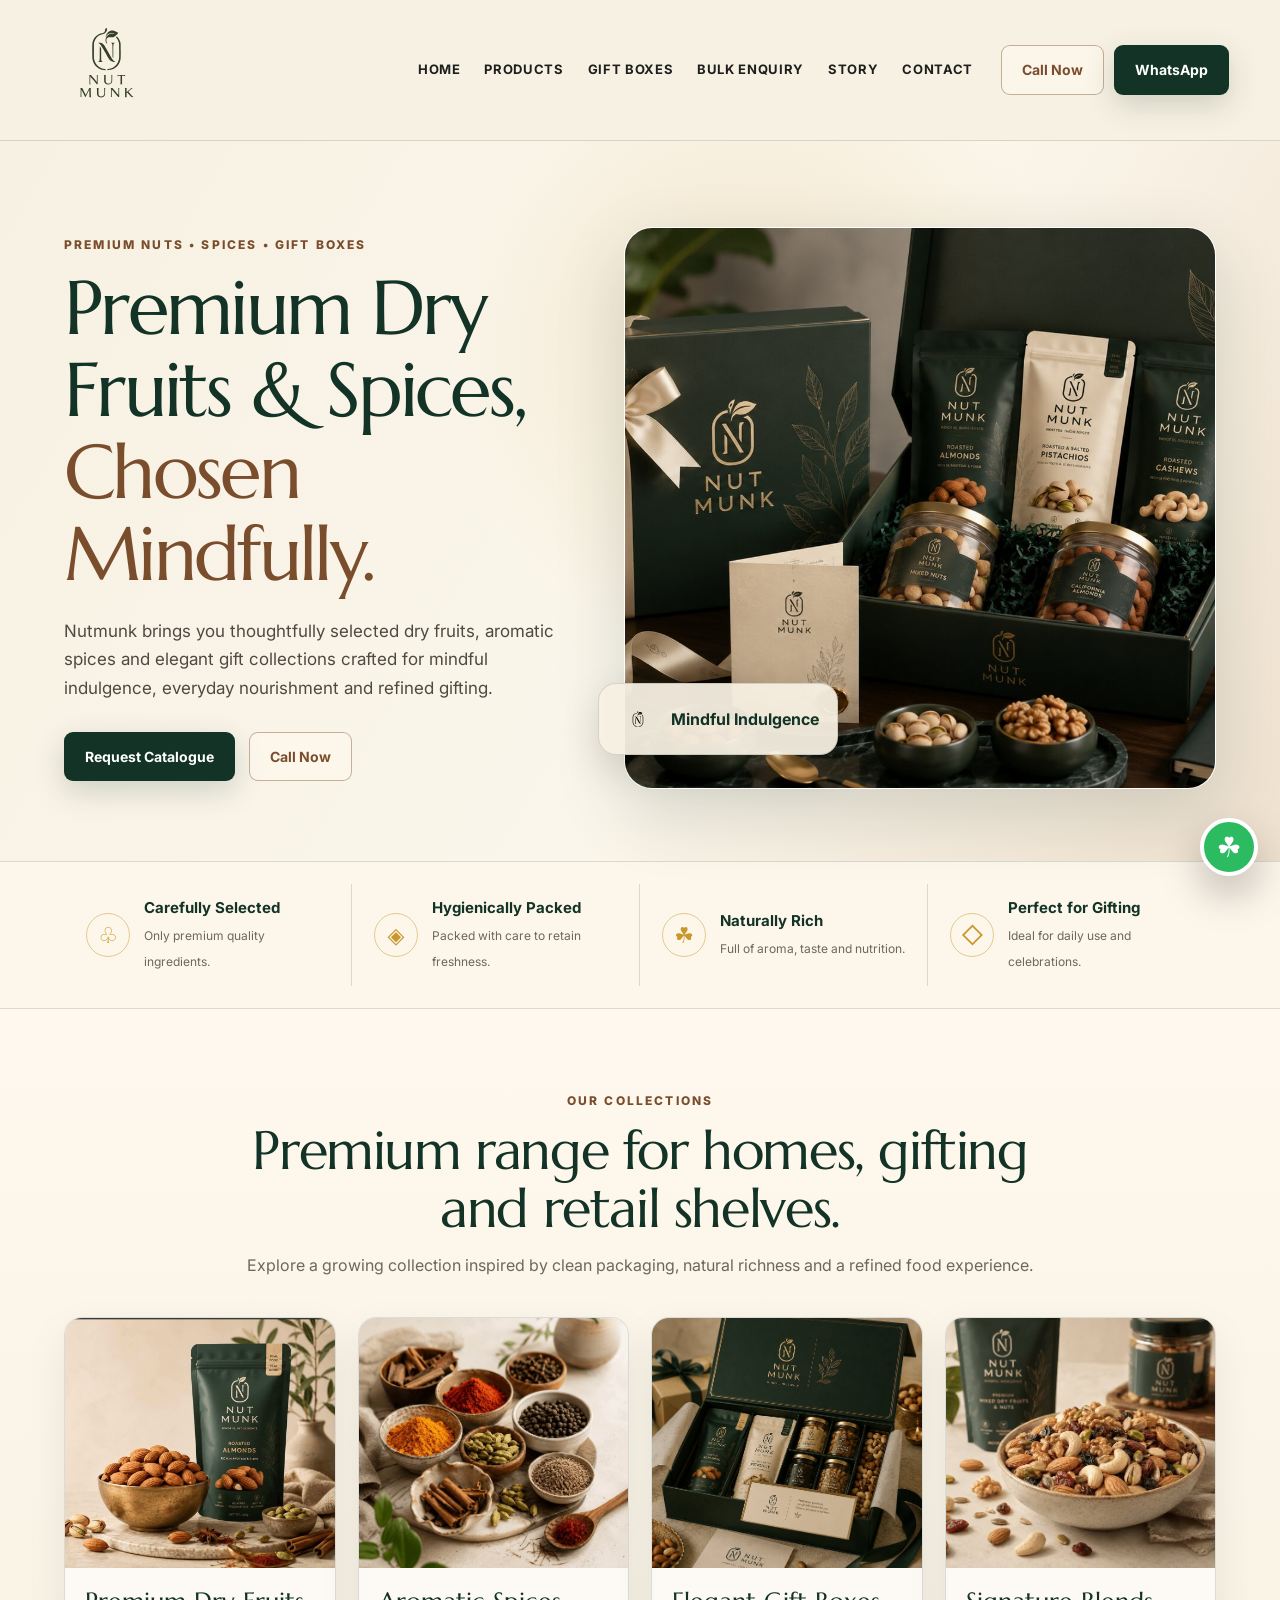
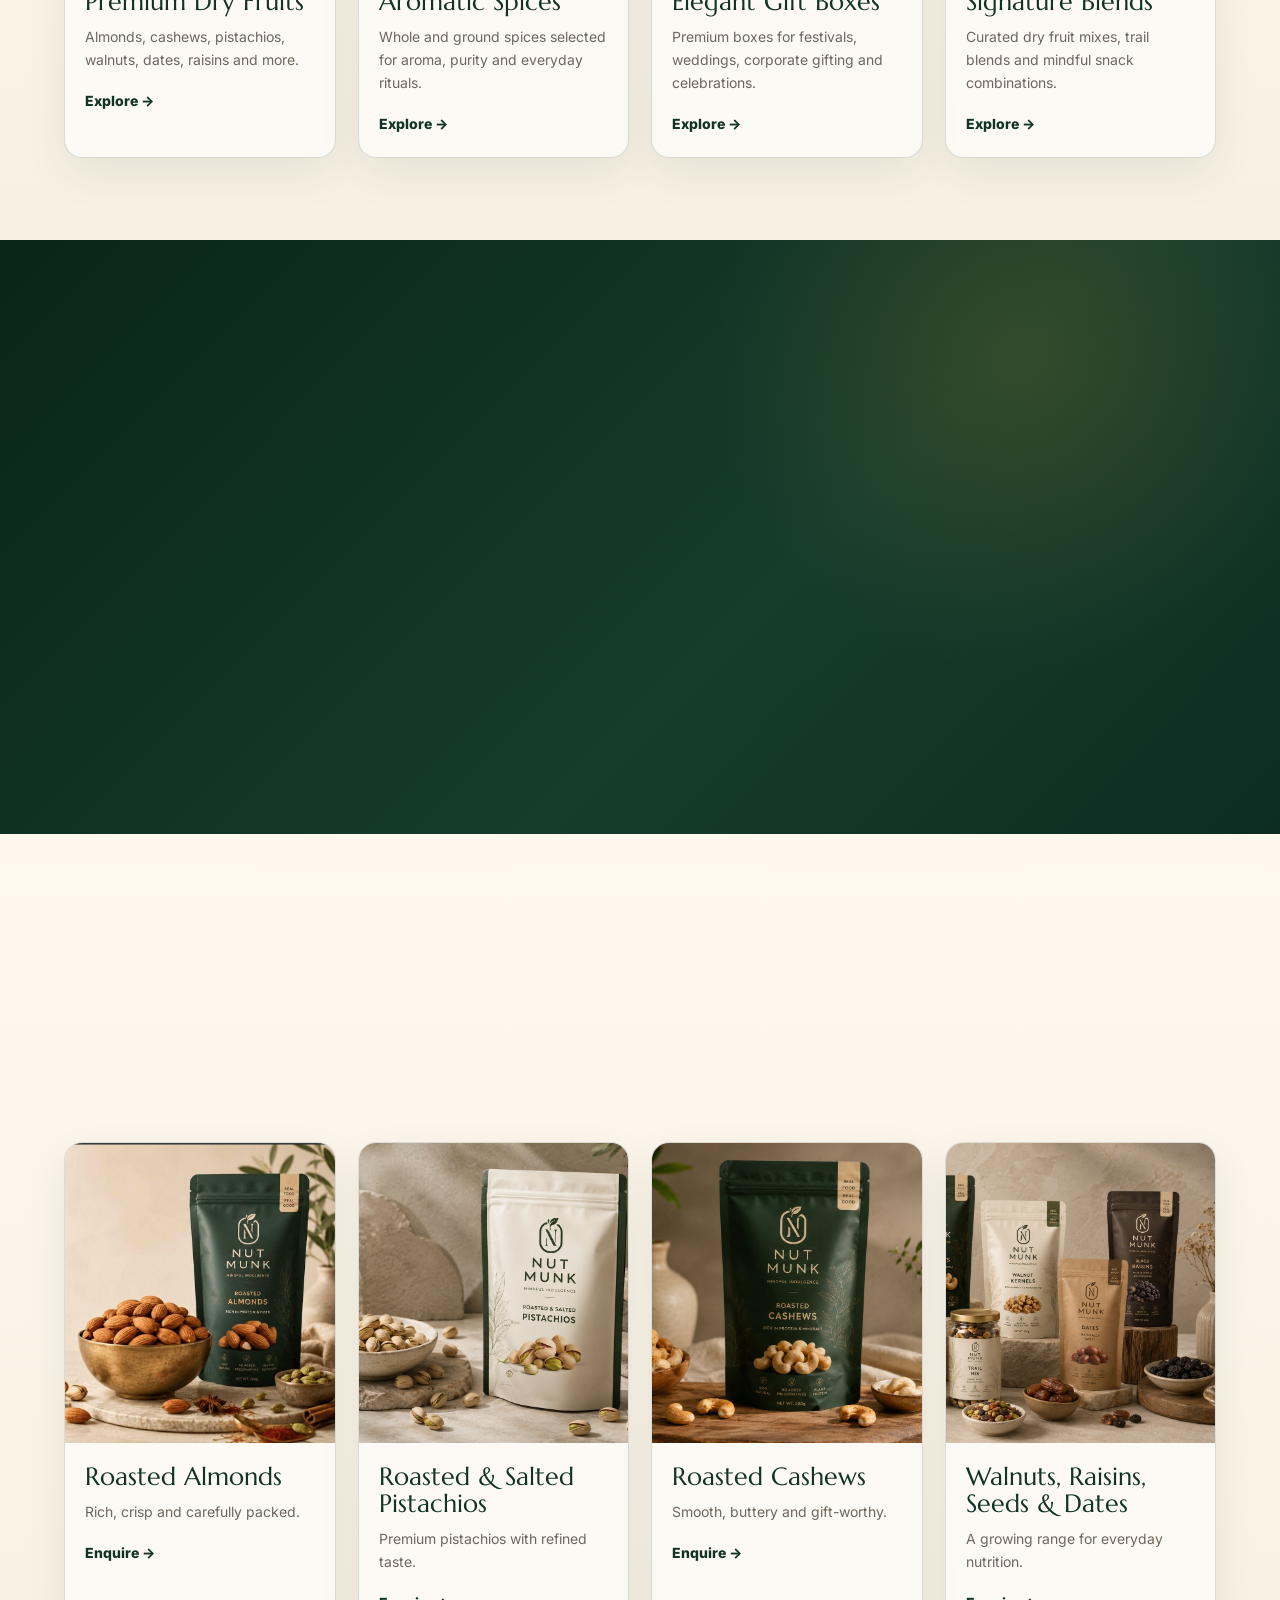
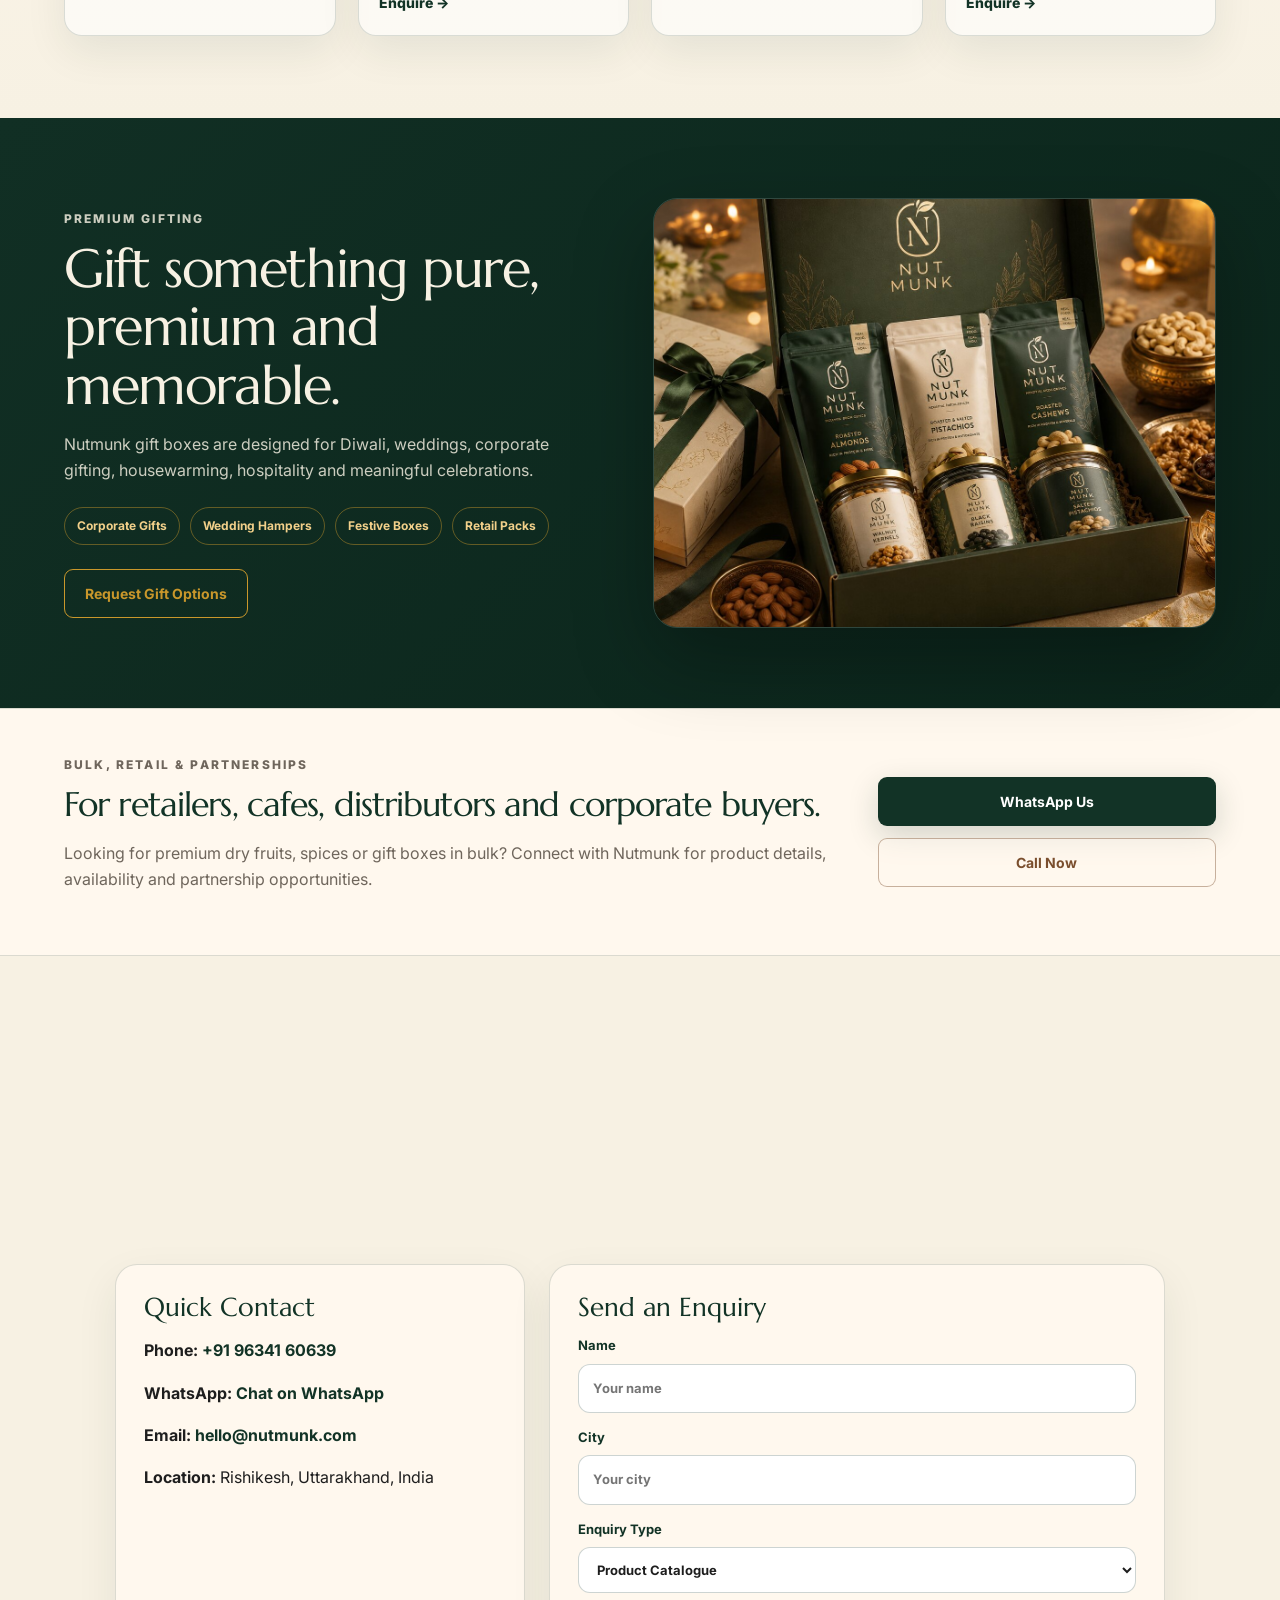
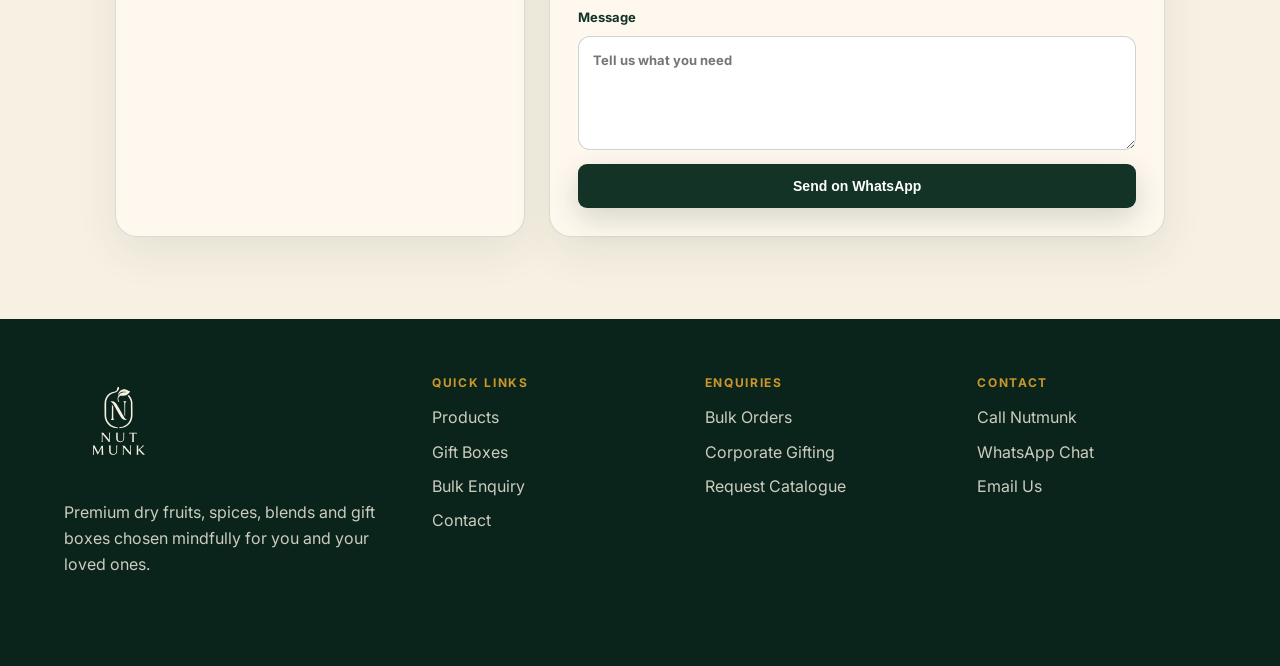
<file: index.html>
<!doctype html>
<html lang="en">
<head>
  <meta charset="utf-8" />
  <meta name="viewport" content="width=device-width, initial-scale=1" />
  <title>Nutmunk | Premium Dry Fruits, Spices & Gift Boxes</title>
  <meta name="description" content="Nutmunk offers premium dry fruits, aromatic spices, mindful blends and elegant gift boxes for everyday nourishment, bulk orders, retail partnerships and corporate gifting." />
  <meta name="theme-color" content="#123326" />
  <meta property="og:title" content="Nutmunk | Premium Dry Fruits & Spices" />
  <meta property="og:description" content="Premium dry fruits, spices and gift boxes chosen mindfully." />
  <meta property="og:type" content="website" />
  <meta property="og:url" content="https://nutmunk.com" />
  <meta property="og:image" content="https://nutmunk.com/assets/images/hero-packaging.jpg" />
  <link rel="icon" href="assets/logo/nutmunk-icon.png" />
  <link rel="preconnect" href="https://fonts.googleapis.com">
  <link rel="preconnect" href="https://fonts.gstatic.com" crossorigin>
  <link href="https://fonts.googleapis.com/css2?family=Inter:wght@400;500;600;700&family=Marcellus&display=swap" rel="stylesheet">
  <link rel="stylesheet" href="assets/css/style.css" />
  <script defer src="site-config.js"></script>
  <script defer src="assets/js/script.js"></script>
</head>
<body>
  <header class="site-header" id="top">
    <a class="brand" href="#top" aria-label="Nutmunk home">
      <img src="assets/logo/nutmunk-logo.svg" alt="Nutmunk logo" />
    </a>

    <button class="menu-toggle" id="menuToggle" aria-label="Open menu" aria-expanded="false">
      <span></span><span></span><span></span>
    </button>

    <nav class="nav" id="siteNav">
      <a href="#home">Home</a>
      <a href="#collections">Products</a>
      <a href="#gifting">Gift Boxes</a>
      <a href="#bulk">Bulk Enquiry</a>
      <a href="#story">Story</a>
      <a href="#contact">Contact</a>
    </nav>

    <div class="header-ctas">
      <a class="btn btn-outline call-link" href="#">Call Now</a>
      <a class="btn btn-solid whatsapp-link" data-message="general" href="#">WhatsApp</a>
    </div>
  </header>

  <main>
    <section class="hero" id="home">
      <div class="hero-copy reveal">
        <p class="eyebrow">Premium Nuts • Spices • Gift Boxes</p>
        <h1>Premium Dry Fruits & Spices, <span>Chosen Mindfully.</span></h1>
        <p class="lead">Nutmunk brings you thoughtfully selected dry fruits, aromatic spices and elegant gift collections crafted for mindful indulgence, everyday nourishment and refined gifting.</p>
        <div class="hero-actions">
          <a class="btn btn-solid whatsapp-link" data-message="catalogue" href="#">Request Catalogue</a>
          <a class="btn btn-outline call-link" href="#">Call Now</a>
        </div>
      </div>
      <div class="hero-visual reveal">
        <div class="hero-card">
          <img src="assets/images/hero-packaging.jpg" alt="Nutmunk premium pouch packaging range" />
        </div>
        <div class="hero-badge">
          <img src="assets/logo/nutmunk-icon.svg" alt="Nutmunk icon" />
          <span>Mindful Indulgence</span>
        </div>
      </div>
    </section>

    <section class="benefits" id="benefits" aria-label="Nutmunk benefits"></section>

    <section class="section section-light" id="collections">
      <div class="section-heading reveal">
        <p class="eyebrow">Our Collections</p>
        <h2>Premium range for homes, gifting and retail shelves.</h2>
        <p>Explore a growing collection inspired by clean packaging, natural richness and a refined food experience.</p>
      </div>
      <div class="collection-grid" id="collectionGrid"></div>
    </section>

    <section class="dark-feature" id="story">
      <div class="feature-image reveal">
        <img src="assets/images/texture-pouch.jpg" alt="Nutmunk pouch detail" />
      </div>
      <div class="feature-copy reveal">
        <p class="eyebrow gold">Our Philosophy</p>
        <h2>Good food. Pure intent. Mindful living.</h2>
        <p>At Nutmunk, premium does not mean loud. It means better selection, thoughtful presentation, freshness-focused packing and a calmer way to enjoy nature’s richness.</p>
        <p>From roasted almonds and pistachios to elegant festive hampers, every Nutmunk experience is designed to feel refined, natural and trustworthy.</p>
        <a class="btn btn-gold whatsapp-link" data-message="general" href="#">Know Our Story</a>
      </div>
    </section>

    <section class="section section-light" id="products">
      <div class="section-heading reveal">
        <p class="eyebrow">Featured Range</p>
        <h2>Inspired by premium pouch packaging.</h2>
        <p>Update products anytime from <code>site-config.js</code> without touching the layout.</p>
      </div>
      <div class="product-grid" id="productGrid"></div>
    </section>

    <section class="gifting" id="gifting">
      <div class="gifting-copy reveal">
        <p class="eyebrow gold">Premium Gifting</p>
        <h2>Gift something pure, premium and memorable.</h2>
        <p>Nutmunk gift boxes are designed for Diwali, weddings, corporate gifting, housewarming, hospitality and meaningful celebrations.</p>
        <div class="pill-row">
          <span>Corporate Gifts</span><span>Wedding Hampers</span><span>Festive Boxes</span><span>Retail Packs</span>
        </div>
        <a class="btn btn-gold whatsapp-link" data-message="gifting" href="#">Request Gift Options</a>
      </div>
      <div class="gifting-image reveal">
        <img src="assets/images/product-range.jpg" alt="Nutmunk product range packaging" />
      </div>
    </section>

    <section class="bulk" id="bulk">
      <div>
        <p class="eyebrow">Bulk, Retail & Partnerships</p>
        <h2>For retailers, cafes, distributors and corporate buyers.</h2>
        <p>Looking for premium dry fruits, spices or gift boxes in bulk? Connect with Nutmunk for product details, availability and partnership opportunities.</p>
      </div>
      <div class="bulk-actions">
        <a class="btn btn-solid whatsapp-link" data-message="bulk" href="#">WhatsApp Us</a>
        <a class="btn btn-outline call-link" href="#">Call Now</a>
      </div>
    </section>

    <section class="section contact" id="contact">
      <div class="section-heading reveal">
        <p class="eyebrow">Contact Nutmunk</p>
        <h2>Let’s talk premium dry fruits, spices and gifting.</h2>
        <p>Use WhatsApp for fastest response or send an email for catalogue and partnership enquiries.</p>
      </div>
      <div class="contact-layout">
        <div class="contact-card reveal">
          <h3>Quick Contact</h3>
          <p><strong>Phone:</strong> <a class="phone-text call-link" href="#"></a></p>
          <p><strong>WhatsApp:</strong> <a class="whatsapp-link" data-message="general" href="#">Chat on WhatsApp</a></p>
          <p><strong>Email:</strong> <a class="email-link" href="#"></a></p>
          <p><strong>Location:</strong> <span class="location-text"></span></p>
        </div>
        <form class="enquiry-card reveal" id="whatsappForm">
          <h3>Send an Enquiry</h3>
          <label>Name <input required id="name" type="text" placeholder="Your name" /></label>
          <label>City <input id="city" type="text" placeholder="Your city" /></label>
          <label>Enquiry Type
            <select id="type">
              <option>Product Catalogue</option>
              <option>Bulk Order</option>
              <option>Retail Partnership</option>
              <option>Corporate Gifting</option>
              <option>Distributor Enquiry</option>
            </select>
          </label>
          <label>Message <textarea id="message" rows="4" placeholder="Tell us what you need"></textarea></label>
          <button class="btn btn-solid" type="submit">Send on WhatsApp</button>
        </form>
      </div>
    </section>
  </main>

  <footer class="footer">
    <div class="footer-brand">
      <img src="assets/logo/nutmunk-logo-light.svg" alt="Nutmunk logo" />
      <p>Premium dry fruits, spices, blends and gift boxes chosen mindfully for you and your loved ones.</p>
    </div>
    <div>
      <h4>Quick Links</h4>
      <a href="#collections">Products</a>
      <a href="#gifting">Gift Boxes</a>
      <a href="#bulk">Bulk Enquiry</a>
      <a href="#contact">Contact</a>
    </div>
    <div>
      <h4>Enquiries</h4>
      <a class="whatsapp-link" data-message="bulk" href="#">Bulk Orders</a>
      <a class="whatsapp-link" data-message="gifting" href="#">Corporate Gifting</a>
      <a class="whatsapp-link" data-message="catalogue" href="#">Request Catalogue</a>
    </div>
    <div>
      <h4>Contact</h4>
      <a class="call-link" href="#">Call Nutmunk</a>
      <a class="whatsapp-link" data-message="general" href="#">WhatsApp Chat</a>
      <a class="email-link" href="#">Email Us</a>
    </div>
  </footer>

  <a class="floating-whatsapp whatsapp-link" data-message="general" href="#" aria-label="Chat on WhatsApp">☘</a>
  <div class="mobile-cta">
    <a class="call-link" href="#">Call</a>
    <a class="whatsapp-link" data-message="general" href="#">WhatsApp</a>
    <a href="#contact">Enquire</a>
  </div>
</body>
</html>
</file>
<file: assets/css/style.css>
:root{
  --green:#123326;
  --green-2:#1f3d32;
  --gold:#c9972b;
  --ivory:#f7f1e3;
  --ivory-2:#fff8ee;
  --brown:#7a4e2d;
  --ink:#1e1e1e;
  --muted:#6f665c;
  --line:rgba(31,61,50,.16);
  --shadow:0 24px 70px rgba(18,51,38,.16);
  --radius:24px;
  --serif:'Marcellus', Georgia, serif;
  --sans:'Inter', system-ui, -apple-system, Segoe UI, sans-serif;
}
*{box-sizing:border-box}
html{scroll-behavior:smooth}
body{margin:0;background:var(--ivory);color:var(--ink);font-family:var(--sans);line-height:1.65;overflow-x:hidden}
a{color:inherit;text-decoration:none}
img{max-width:100%;display:block}
.site-header{position:sticky;top:0;z-index:50;display:flex;align-items:center;gap:28px;padding:14px clamp(18px,4vw,64px);background:rgba(247,241,227,.92);backdrop-filter:blur(16px);border-bottom:1px solid var(--line)}
.brand img{width:112px;height:auto}.nav{display:flex;align-items:center;gap:24px;margin-left:auto;font-size:13px;font-weight:700;text-transform:uppercase;letter-spacing:.05em}.nav a{position:relative}.nav a:after{content:"";position:absolute;left:0;bottom:-8px;width:0;height:2px;background:var(--gold);transition:.25s}.nav a:hover:after{width:100%}.header-ctas{display:flex;gap:10px}.btn{display:inline-flex;align-items:center;justify-content:center;gap:9px;min-height:44px;padding:12px 20px;border-radius:9px;font-weight:700;font-size:14px;transition:.25s;border:1px solid transparent;white-space:nowrap}.btn-solid{background:var(--green);color:#fff;box-shadow:0 10px 30px rgba(18,51,38,.18)}.btn-solid:hover{background:#0c241b;transform:translateY(-1px)}.btn-outline{border-color:rgba(122,78,45,.42);color:var(--brown);background:rgba(255,248,238,.52)}.btn-outline:hover{border-color:var(--gold);background:#fff}.btn-gold{background:transparent;border-color:var(--gold);color:var(--gold)}.btn-gold:hover{background:var(--gold);color:var(--green)}.menu-toggle{display:none;background:transparent;border:0;width:42px;height:42px;margin-left:auto}.menu-toggle span{display:block;height:2px;background:var(--green);margin:7px 0;border-radius:8px}
.hero{display:grid;grid-template-columns:minmax(0,1fr) minmax(420px,1.15fr);align-items:center;min-height:720px;padding:62px clamp(18px,5vw,78px) 48px;gap:45px;background:radial-gradient(circle at 60% 30%, rgba(201,151,43,.16), transparent 34%), linear-gradient(120deg,var(--ivory) 0%,#fbf6eb 58%,#efe1cf 100%)}.eyebrow{margin:0 0 12px;color:var(--brown);text-transform:uppercase;letter-spacing:.18em;font-size:12px;font-weight:800}.gold{color:var(--gold)}h1,h2,h3{font-family:var(--serif);font-weight:400;line-height:1.08;margin:0;color:var(--green)}h1{font-size:clamp(42px,6vw,76px);letter-spacing:-.035em;max-width:720px}h1 span{color:var(--brown)}h2{font-size:clamp(32px,4.2vw,54px);letter-spacing:-.026em}h3{font-size:26px}.lead{max-width:560px;font-size:17px;color:#4e4a42;margin:22px 0 30px}.hero-actions{display:flex;gap:14px;flex-wrap:wrap}.hero-card{position:relative;border-radius:28px;overflow:hidden;box-shadow:var(--shadow);border:1px solid rgba(255,255,255,.6);background:#fff}.hero-card img{width:100%;height:min(62vw,560px);object-fit:cover}.hero-visual{position:relative}.hero-badge{position:absolute;left:-26px;bottom:34px;background:rgba(247,241,227,.94);border:1px solid var(--line);border-radius:18px;padding:14px 18px;display:flex;align-items:center;gap:12px;box-shadow:0 14px 40px rgba(0,0,0,.12);font-weight:700;color:var(--green)}.hero-badge img{width:42px;height:42px}.benefits{display:grid;grid-template-columns:repeat(4,1fr);border-top:1px solid var(--line);border-bottom:1px solid var(--line);background:rgba(255,248,238,.78);padding:22px clamp(18px,5vw,78px)}.benefit{display:grid;grid-template-columns:44px 1fr;gap:14px;align-items:center;padding:12px 22px;border-right:1px solid var(--line)}.benefit:last-child{border-right:0}.benefit-icon{width:44px;height:44px;border:1px solid rgba(201,151,43,.48);border-radius:50%;display:grid;place-items:center;color:var(--gold);font-size:22px}.benefit strong{display:block;color:var(--green);font-size:15px}.benefit span{font-size:12px;color:var(--muted);line-height:1.35}.section{padding:82px clamp(18px,5vw,78px)}.section-light{background:linear-gradient(180deg,#fff8ee,var(--ivory))}.section-heading{text-align:center;max-width:820px;margin:0 auto 38px}.section-heading p:not(.eyebrow){color:var(--muted);margin:14px auto 0}.collection-grid,.product-grid{display:grid;grid-template-columns:repeat(4,1fr);gap:22px}.collection-card,.product-card{background:rgba(255,255,255,.58);border:1px solid var(--line);border-radius:18px;overflow:hidden;box-shadow:0 16px 42px rgba(18,51,38,.08);transition:.25s}.collection-card:hover,.product-card:hover{transform:translateY(-5px);box-shadow:var(--shadow)}.collection-card img{width:100%;height:250px;object-fit:cover}.product-card img{width:100%;height:300px;object-fit:cover;object-position:center}.card-body{padding:20px}.card-body h3{font-size:25px}.card-body p{font-size:14px;color:var(--muted);margin:10px 0 16px}.card-link{font-weight:800;color:var(--green);font-size:14px}.dark-feature{display:grid;grid-template-columns:1fr 1fr;gap:54px;align-items:center;background:radial-gradient(circle at 80% 20%,rgba(201,151,43,.17),transparent 28%),linear-gradient(135deg,#09251a,#153c2c 60%,#0d2d22);padding:82px clamp(18px,5vw,78px);color:#f7f1e3}.dark-feature h2,.gifting h2{color:#f7f1e3}.dark-feature p{color:rgba(247,241,227,.82)}.feature-image img,.gifting-image img{border-radius:24px;box-shadow:0 30px 80px rgba(0,0,0,.3);border:1px solid rgba(255,255,255,.14);width:100%;height:430px;object-fit:cover}.gifting{display:grid;grid-template-columns:1fr 1.05fr;gap:52px;align-items:center;background:linear-gradient(135deg,#112f24,#0b251b);padding:80px clamp(18px,5vw,78px);color:#f7f1e3}.gifting p{color:rgba(247,241,227,.82)}.pill-row{display:flex;flex-wrap:wrap;gap:10px;margin:24px 0}.pill-row span{border:1px solid rgba(201,151,43,.45);color:#f2d08a;border-radius:999px;padding:8px 12px;font-size:12px;font-weight:700}.bulk{display:grid;grid-template-columns:1.4fr .6fr;align-items:center;gap:24px;padding:46px clamp(18px,5vw,78px);background:#fff8ee;border-top:1px solid var(--line);border-bottom:1px solid var(--line)}.bulk h2{font-size:34px}.bulk p{color:var(--muted);max-width:780px}.bulk-actions{display:grid;gap:12px}.contact-layout{display:grid;grid-template-columns:.8fr 1.2fr;gap:24px;max-width:1050px;margin:0 auto}.contact-card,.enquiry-card{background:#fff8ee;border:1px solid var(--line);border-radius:22px;padding:28px;box-shadow:0 16px 42px rgba(18,51,38,.08)}.contact-card a{color:var(--green);font-weight:700}.enquiry-card{display:grid;gap:14px}.enquiry-card label{display:grid;gap:7px;color:var(--green);font-weight:700;font-size:13px}.enquiry-card input,.enquiry-card select,.enquiry-card textarea{width:100%;border:1px solid rgba(31,61,50,.22);border-radius:12px;background:#fff;padding:13px 14px;font:inherit;color:var(--ink)}.footer{display:grid;grid-template-columns:1.4fr repeat(3,1fr);gap:34px;padding:54px clamp(18px,5vw,78px) 72px;background:#0b241b;color:rgba(247,241,227,.82)}.footer img{width:110px;margin-bottom:14px}.footer h4{color:var(--gold);margin:0 0 12px;text-transform:uppercase;font-size:12px;letter-spacing:.14em}.footer a{display:block;margin:8px 0;color:rgba(247,241,227,.82)}.floating-whatsapp{position:fixed;right:22px;bottom:24px;z-index:60;width:58px;height:58px;border-radius:50%;background:#2dbb62;color:#fff;display:grid;place-items:center;font-size:28px;border:4px solid #fff;box-shadow:0 18px 40px rgba(0,0,0,.25)}.mobile-cta{display:none}.reveal{opacity:0;transform:translateY(18px);transition:.6s ease}.reveal.visible{opacity:1;transform:translateY(0)}code{background:rgba(31,61,50,.08);padding:2px 6px;border-radius:6px;color:var(--green)}
@media(max-width:980px){.site-header{gap:14px}.brand img{width:96px}.menu-toggle{display:block}.nav{position:absolute;left:0;right:0;top:100%;display:none;flex-direction:column;background:var(--ivory);padding:18px;border-bottom:1px solid var(--line)}.nav.open{display:flex}.header-ctas{display:none}.hero{grid-template-columns:1fr;min-height:auto;padding-top:42px}.hero-card img{height:420px}.hero-badge{left:18px;bottom:18px}.benefits{grid-template-columns:repeat(2,1fr)}.benefit:nth-child(2){border-right:0}.collection-grid,.product-grid{grid-template-columns:repeat(2,1fr)}.dark-feature,.gifting,.bulk,.contact-layout,.footer{grid-template-columns:1fr}.bulk-actions{display:flex;flex-wrap:wrap}.feature-image img,.gifting-image img{height:360px}}
@media(max-width:640px){body{padding-bottom:72px}.site-header{padding:12px 16px}.brand img{width:88px}.hero{padding:34px 16px 28px;gap:28px}.hero-actions{display:grid;grid-template-columns:1fr;gap:10px}.btn{width:100%}h1{font-size:42px}.lead{font-size:15px}.hero-card{border-radius:20px}.hero-card img{height:360px}.hero-badge{display:none}.benefits{grid-template-columns:repeat(2,1fr);padding:12px 10px}.benefit{grid-template-columns:1fr;text-align:center;padding:12px 8px;border-right:0}.benefit-icon{margin:auto}.section{padding:58px 16px}.collection-grid,.product-grid{grid-template-columns:1fr}.collection-card img,.product-card img{height:260px}.dark-feature,.gifting{padding:58px 16px}.feature-image img,.gifting-image img{height:290px}.bulk{padding:36px 16px}.bulk h2{font-size:30px}.contact-card,.enquiry-card{padding:22px}.footer{padding:42px 16px 82px}.floating-whatsapp{right:16px;bottom:86px;width:52px;height:52px}.mobile-cta{display:grid;grid-template-columns:repeat(3,1fr);position:fixed;left:0;right:0;bottom:0;z-index:70;background:#0b241b;border-top:1px solid rgba(201,151,43,.34)}.mobile-cta a{color:#f7f1e3;text-align:center;padding:14px 5px;font-weight:800;font-size:13px;border-right:1px solid rgba(247,241,227,.12)}.mobile-cta a:nth-child(2){background:var(--green)}}
</file>
